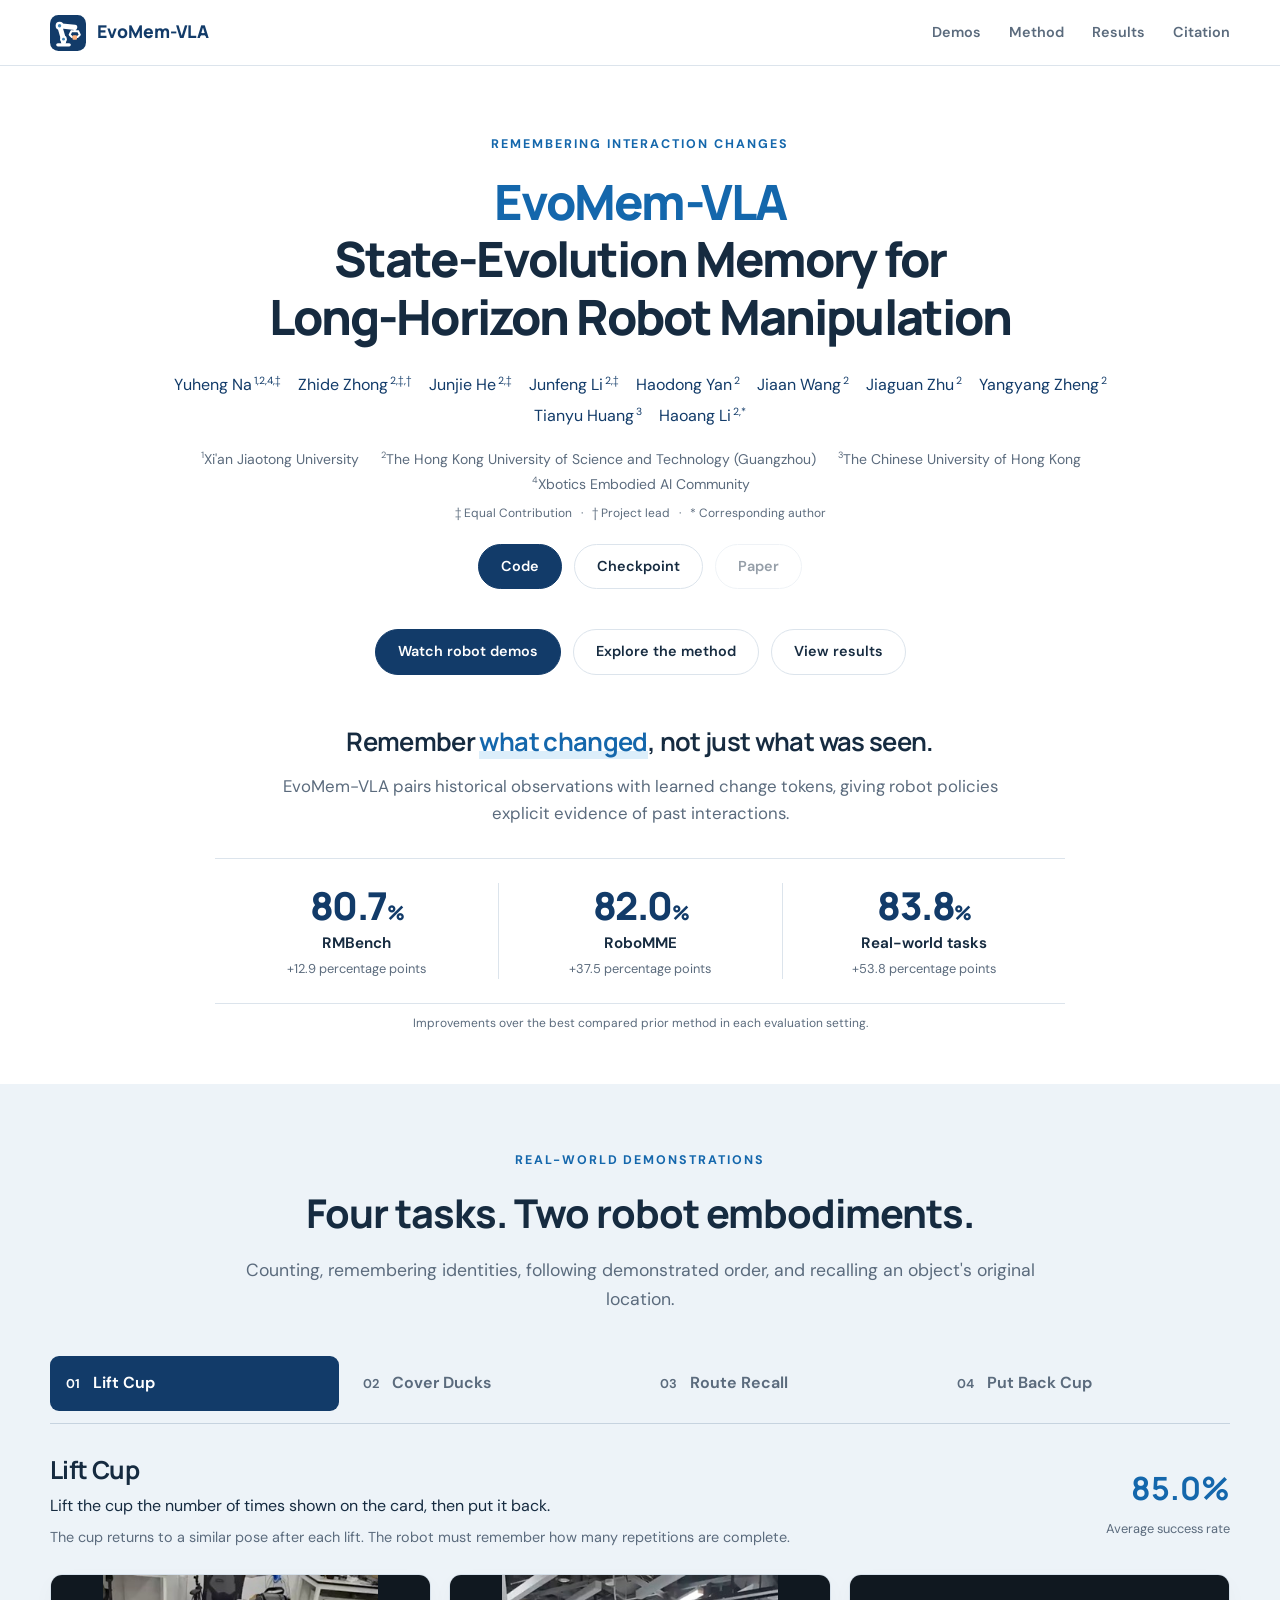
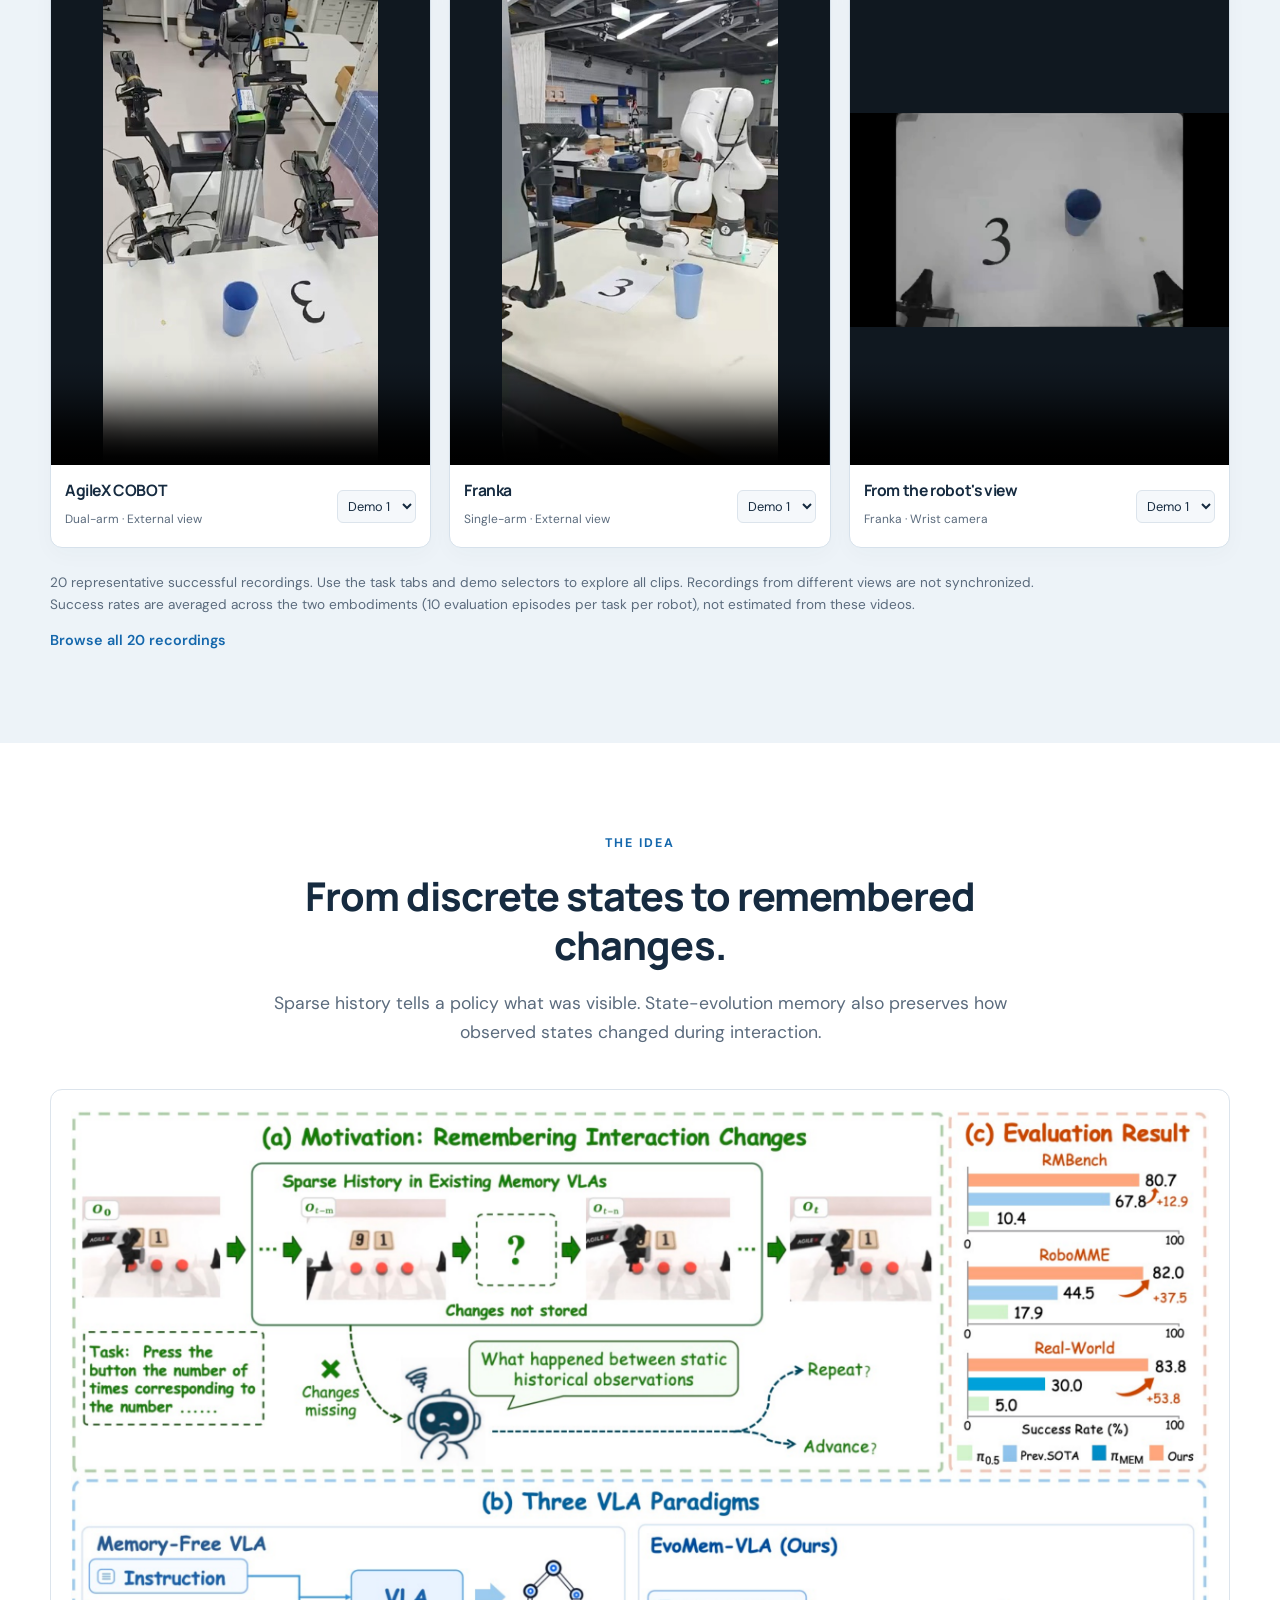
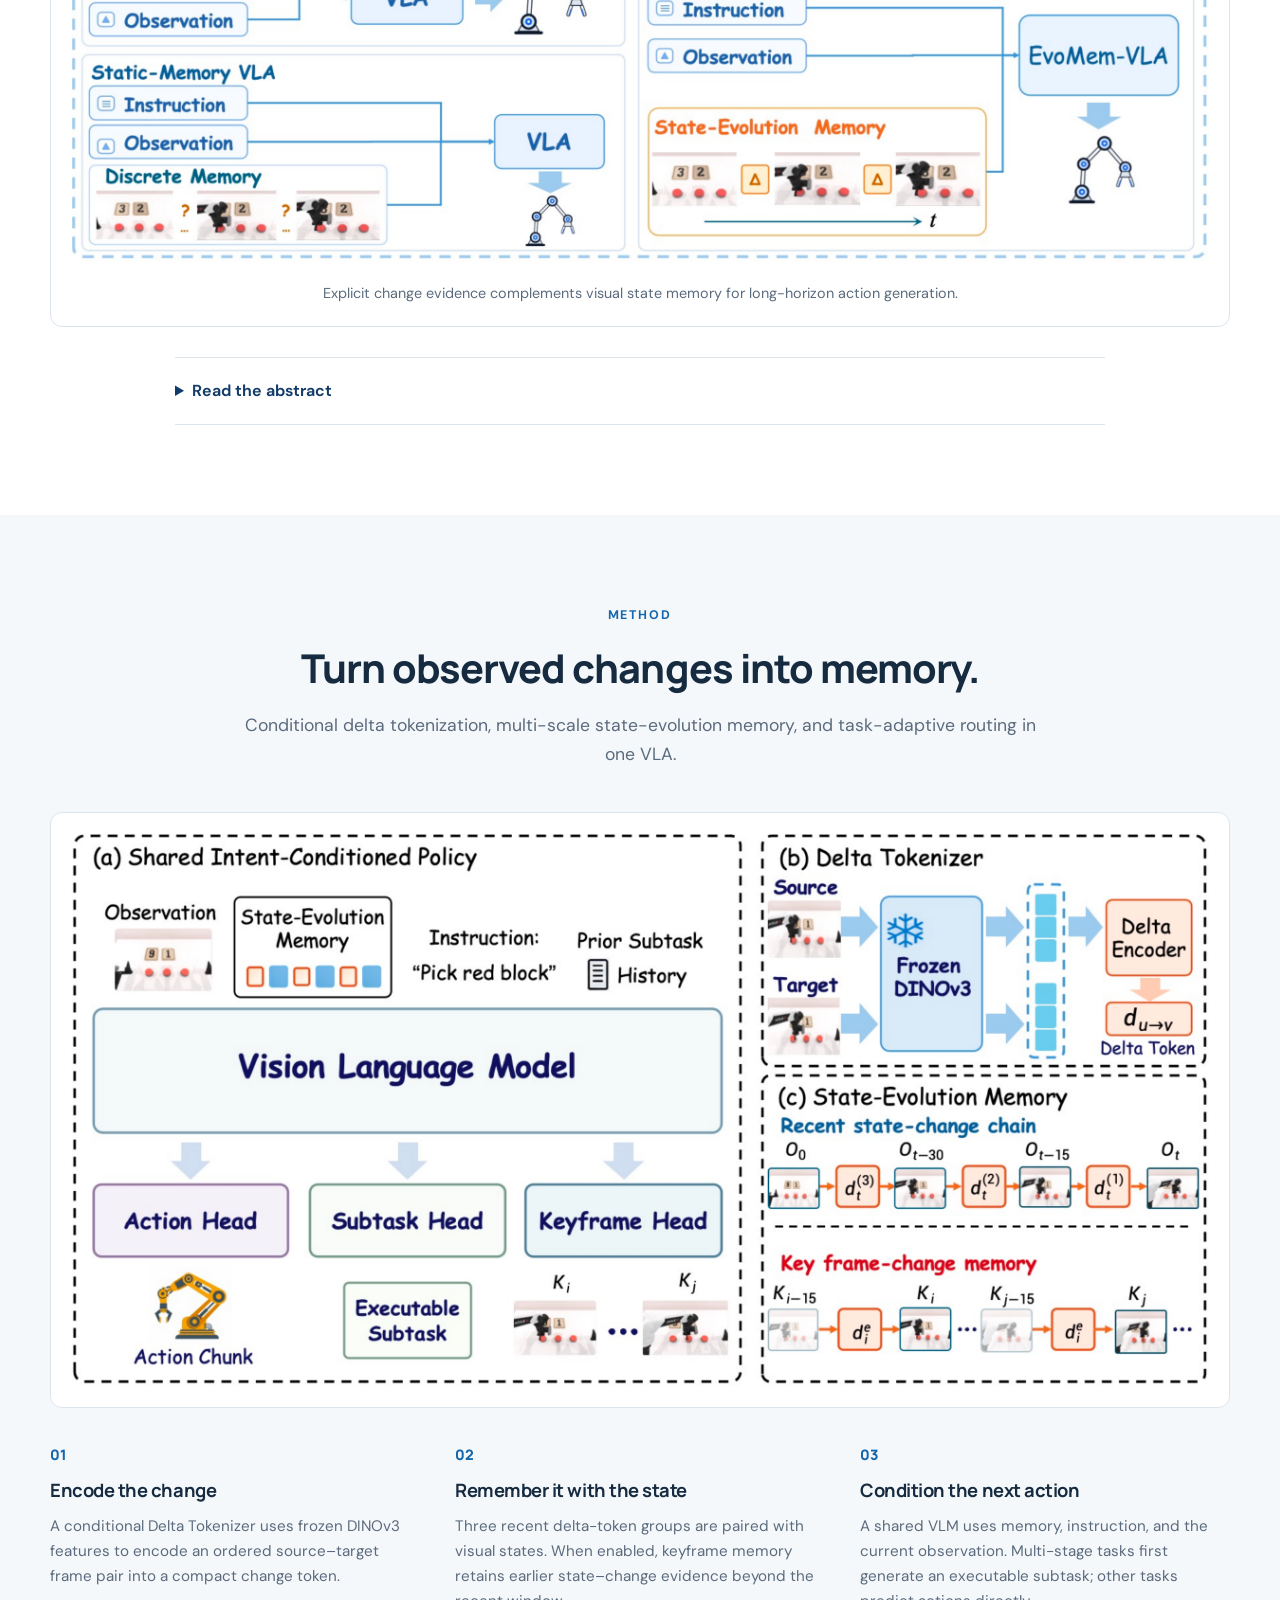
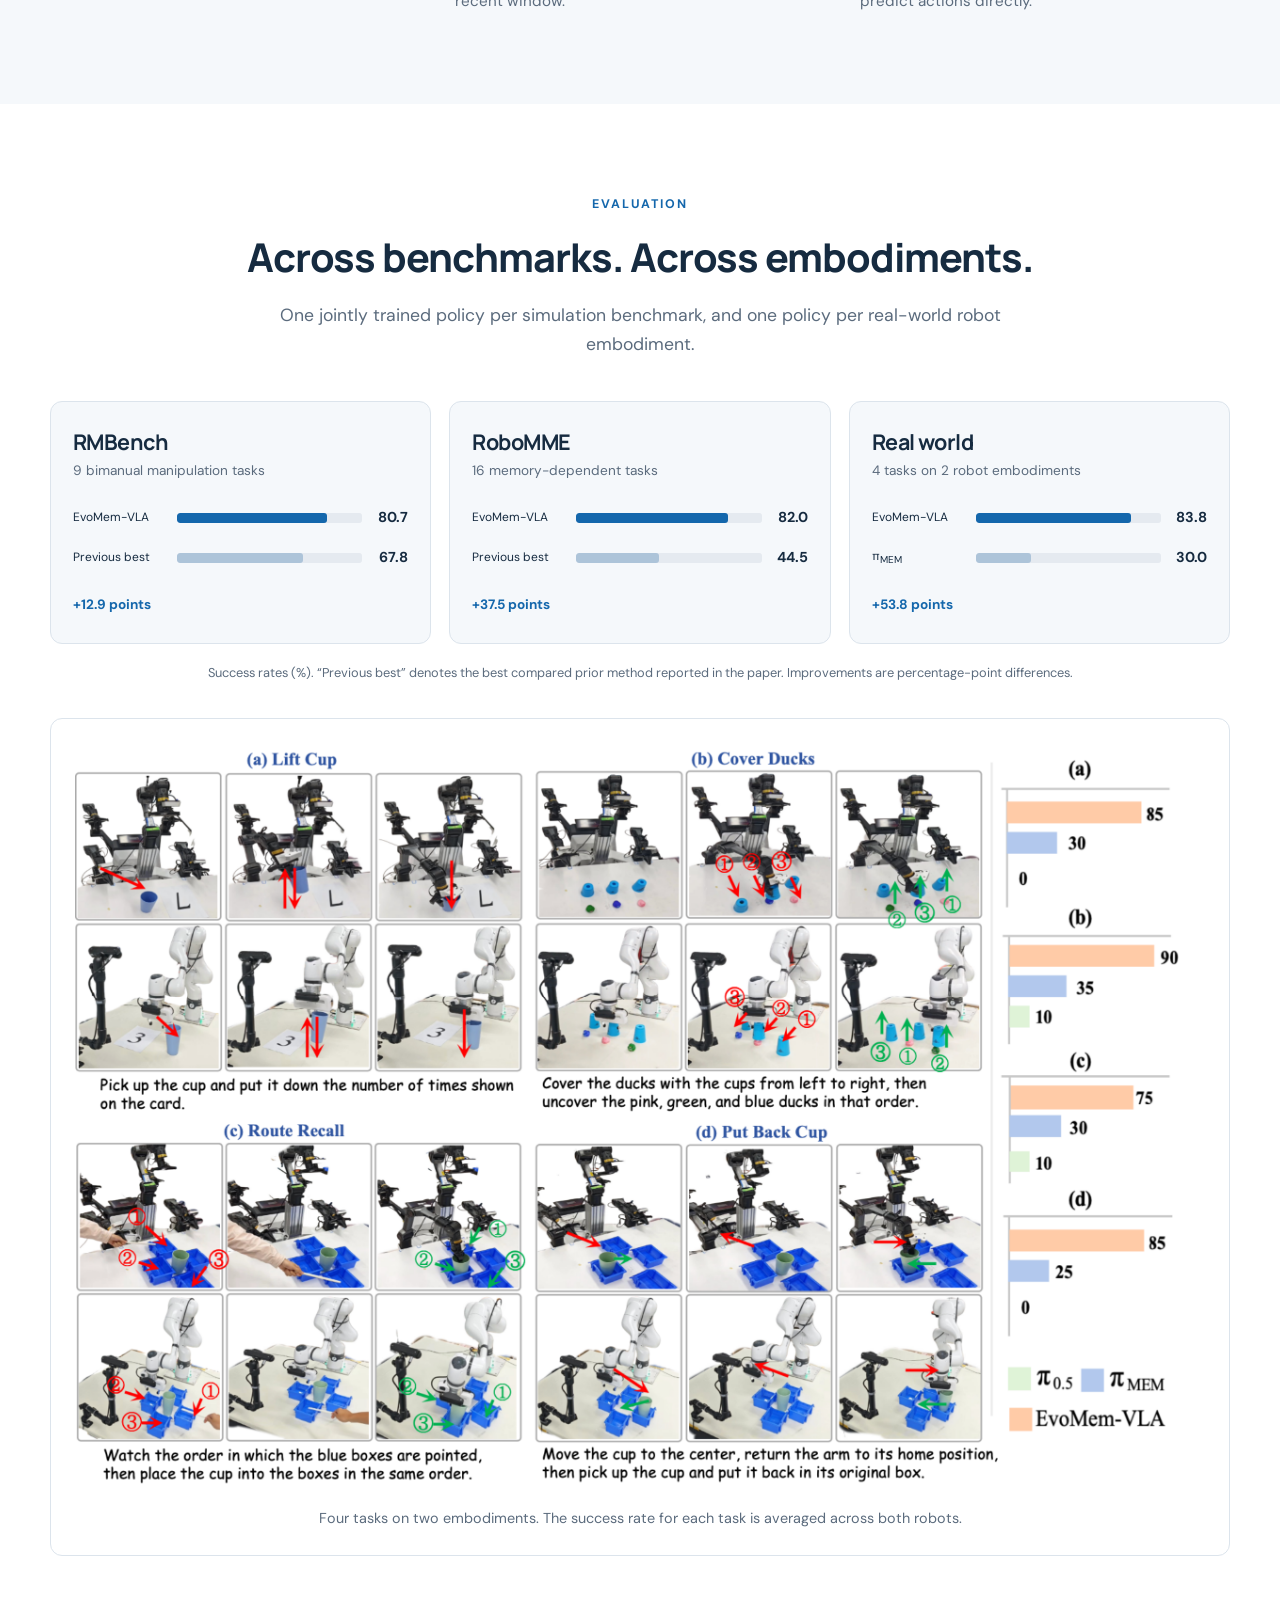
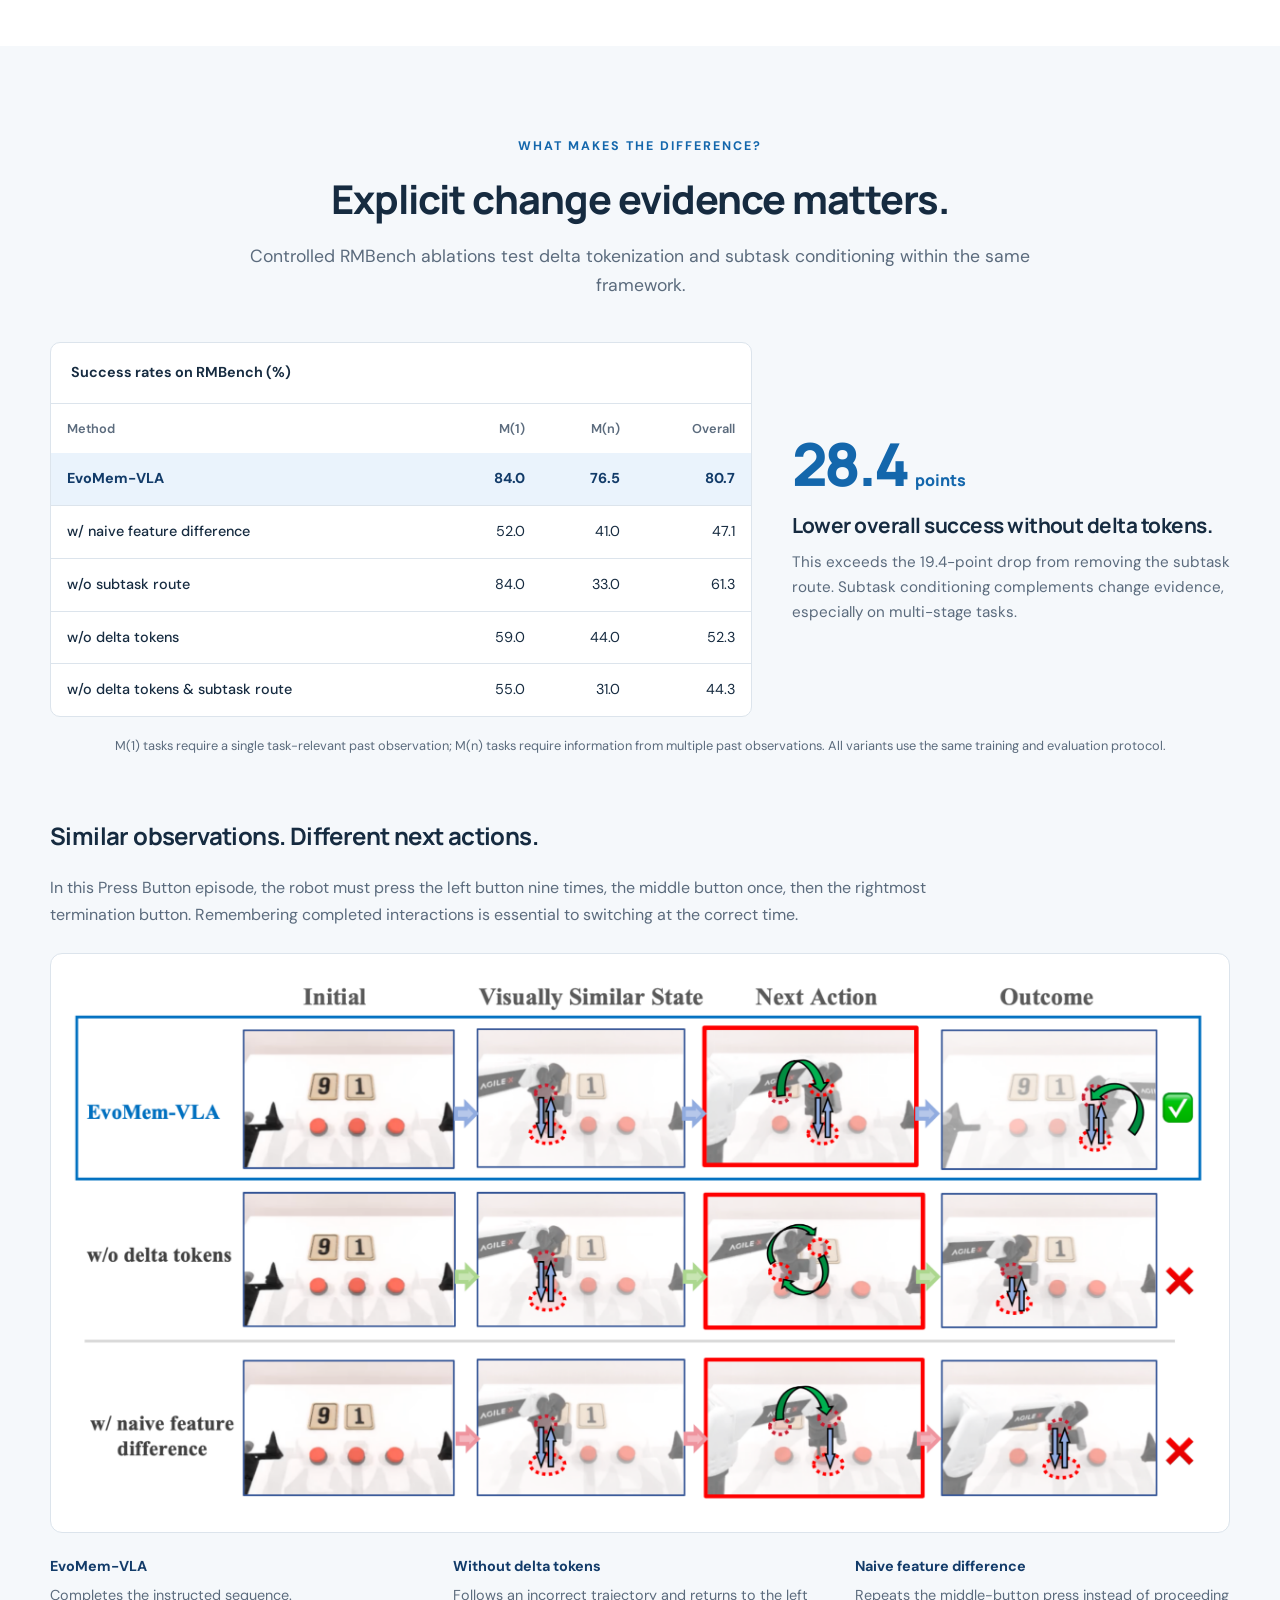
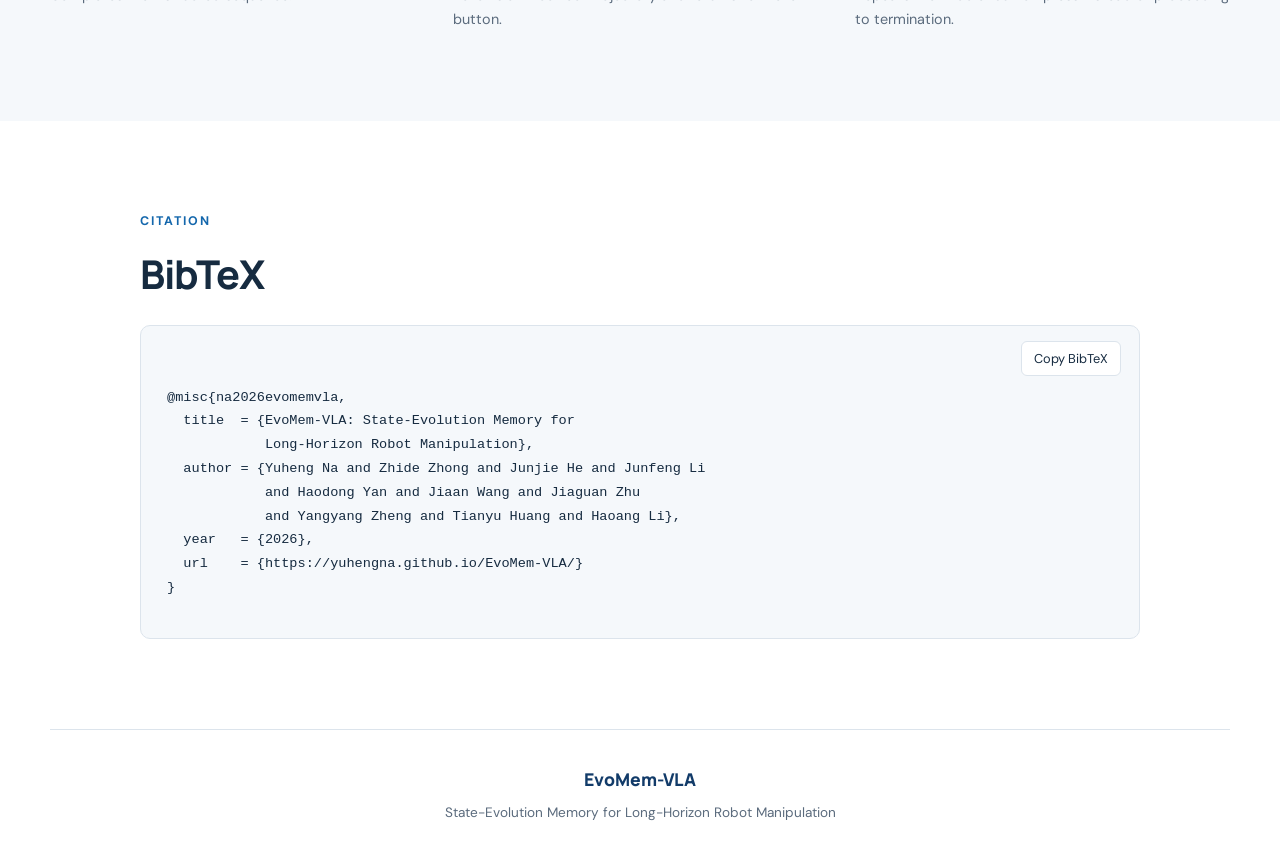
<file: index.html>
<!doctype html>
<html lang="en">
<head>
  <meta charset="utf-8">
  <meta name="viewport" content="width=device-width, initial-scale=1">
  <meta name="description" content="EvoMem-VLA encodes and remembers observed interaction changes for long-horizon robot manipulation. Explore the method, results, and real-world demonstrations.">
  <meta name="theme-color" content="#123b69">
  <title>EvoMem-VLA · State-Evolution Memory for Robot Manipulation</title>
  <link rel="icon" type="image/svg+xml" href="assets/images/logo.svg">
  <link rel="stylesheet" href="styles.css">
  <script defer src="app.js"></script>
</head>
<body>
<a class="skip-link" href="#main">Skip to content</a>
<header class="site-header">
  <nav class="nav wrap" aria-label="Main navigation">
    <a class="wordmark" href="#top"><img class="brand-icon" src="assets/images/logo.svg" width="36" height="36" alt=""> EvoMem-VLA</a>
    <div class="nav-links"><a href="#demos">Demos</a><a href="#method">Method</a><a href="#results">Results</a><a href="#citation">Citation</a></div>
  </nav>
</header>
<main id="main">
  <section class="hero wrap" id="top">
    <p class="eyebrow">Remembering interaction changes</p>
    <h1><span>EvoMem-VLA</span><br>State-Evolution Memory for<br class="desktop-break"> Long-Horizon Robot Manipulation</h1>
    <div class="authors" aria-label="Authors">
      <span>Yuheng Na<sup>1,2,4,‡</sup></span><span>Zhide Zhong<sup>2,‡,†</sup></span><span>Junjie He<sup>2,‡</sup></span><span>Junfeng Li<sup>2,‡</sup></span><span>Haodong Yan<sup>2</sup></span><span>Jiaan Wang<sup>2</sup></span><span>Jiaguan Zhu<sup>2</sup></span><span>Yangyang Zheng<sup>2</sup></span><span>Tianyu Huang<sup>3</sup></span><span>Haoang Li<sup>2,*</sup></span>
    </div>
    <div class="affiliations"><span><sup>1</sup>Xi'an Jiaotong University</span><span><sup>2</sup>The Hong Kong University of Science and Technology (Guangzhou)</span><span><sup>3</sup>The Chinese University of Hong Kong</span><span><sup>4</sup>Xbotics Embodied AI Community</span></div>
    <p class="corresponding">‡ Equal Contribution &nbsp; · &nbsp; † Project lead &nbsp; · &nbsp; * Corresponding author</p>
    <div class="hero-links resource-links" aria-label="Project resources"><a class="button primary" href="https://github.com/YuhengNa/EvoMem-VLA-Code" target="_blank" rel="noopener">Code</a><button class="button" id="checkpoint-button" type="button" aria-controls="release-status">Checkpoint</button><button class="button" type="button" disabled title="The arXiv link will be added later.">Paper</button></div>
    <p id="release-status" class="release-status" role="status" aria-live="polite"></p>
    <div class="hero-links"><a class="button primary" href="#demos">Watch robot demos</a><a class="button" href="#method">Explore the method</a><a class="button" href="#results">View results</a></div>
    <p class="hero-insight">Remember <em>what changed</em>, not just what was seen.</p>
    <p class="hero-description">EvoMem-VLA pairs historical observations with learned change tokens, giving robot policies explicit evidence of past interactions.</p>
    <div class="hero-metrics" aria-label="Overall success rates">
      <div><strong>80.7<span>%</span></strong><span>RMBench</span><small>+12.9 percentage points</small></div>
      <div><strong>82.0<span>%</span></strong><span>RoboMME</span><small>+37.5 percentage points</small></div>
      <div><strong>83.8<span>%</span></strong><span>Real-world tasks</span><small>+53.8 percentage points</small></div>
    </div>
    <p class="metric-note">Improvements over the best compared prior method in each evaluation setting.</p>
  </section>

  <section id="demos" class="section demos-section">
    <div class="wrap">
      <div class="section-heading"><p class="eyebrow">Real-world demonstrations</p><h2>Four tasks. Two robot embodiments.</h2><p>Counting, remembering identities, following demonstrated order, and recalling an object's original location.</p></div>
      <div class="task-tabs" role="tablist" aria-label="Choose a manipulation task">
        <button role="tab" id="tab-lift" aria-controls="demo-panel" aria-selected="true" data-task="lift">01 <span>Lift Cup</span></button>
        <button role="tab" id="tab-ducks" aria-controls="demo-panel" aria-selected="false" tabindex="-1" data-task="ducks">02 <span>Cover Ducks</span></button>
        <button role="tab" id="tab-route" aria-controls="demo-panel" aria-selected="false" tabindex="-1" data-task="route">03 <span>Route Recall</span></button>
        <button role="tab" id="tab-return" aria-controls="demo-panel" aria-selected="false" tabindex="-1" data-task="return">04 <span>Put Back Cup</span></button>
      </div>
      <div id="demo-panel" role="tabpanel" aria-labelledby="tab-lift" tabindex="0">
        <div class="task-description"><div><h3 id="task-title">Lift Cup</h3><p id="task-instruction">Lift the cup the number of times shown on the card, then put it back.</p><p class="memory-note" id="task-memory">The cup returns to a similar pose after each lift. The robot must remember how many repetitions are complete.</p></div><div class="task-result"><strong id="task-sr">85.0%</strong><span>Average success rate</span></div></div>
        <div class="video-grid">
          <article class="video-card"><video id="video-agilex" controls playsinline preload="none" poster="assets/videos/01_lift_cup/agilex_external_demo_01.jpg" src="assets/videos/01_lift_cup/agilex_external_demo_01.mp4" aria-label="Lift Cup on AgileX COBOT, external view"></video><div class="video-meta"><div><h4>AgileX COBOT</h4><span>Dual-arm · External view</span></div><label><span class="sr-only">Choose AgileX demonstration</span><select id="select-agilex"><option value="0">Demo 1</option><option value="1">Demo 2</option></select></label></div></article>
          <article class="video-card"><video id="video-franka" controls playsinline preload="none" poster="assets/videos/01_lift_cup/franka_external_demo_01.jpg" src="assets/videos/01_lift_cup/franka_external_demo_01.mp4" aria-label="Lift Cup on Franka, external view"></video><div class="video-meta"><div><h4>Franka</h4><span>Single-arm · External view</span></div><label><span class="sr-only">Choose Franka demonstration</span><select id="select-franka"><option value="0">Demo 1</option><option value="1">Demo 2</option></select></label></div></article>
          <article class="video-card"><video id="video-wrist" controls playsinline preload="none" poster="assets/videos/01_lift_cup/franka_wrist_demo_01.jpg" src="assets/videos/01_lift_cup/franka_wrist_demo_01.mp4" aria-label="Lift Cup on Franka, wrist-camera view"></video><div class="video-meta"><div><h4>From the robot's view</h4><span id="robot-view-description">Franka · Wrist camera</span></div><label><span class="sr-only">Choose robot-camera demonstration</span><select id="select-wrist"><option value="0">Demo 1</option><option value="1">Demo 2</option></select></label></div></article>
        </div>
      </div>
      <p class="demo-note">20 representative successful recordings. Use the task tabs and demo selectors to explore all clips. Recordings from different views are not synchronized. Success rates are averaged across the two embodiments (10 evaluation episodes per task per robot), not estimated from these videos.</p>
      <noscript><p>Enable JavaScript to switch tasks, or <a href="video-index.html">browse all 20 demo videos</a>.</p></noscript>
      <a class="text-link" href="video-index.html">Browse all 20 recordings</a>
    </div>
  </section>

  <section class="section wrap" id="overview">
    <div class="section-heading"><p class="eyebrow">The idea</p><h2>From discrete states to remembered changes.</h2><p>Sparse history tells a policy what was visible. State-evolution memory also preserves how observed states changed during interaction.</p></div>
    <figure class="paper-figure"><a href="assets/images/overview.png" target="_blank" rel="noopener" aria-label="Open overview figure at full size"><img src="assets/images/overview.png" width="2000" height="1321" loading="lazy" alt="EvoMem-VLA overview: sparse historical observations can leave interaction changes unrecorded; state-evolution memory pairs observed changes with historical states."></a><figcaption>Explicit change evidence complements visual state memory for long-horizon action generation.</figcaption></figure>
    <details class="abstract"><summary>Read the abstract</summary><p id="abstract-text">Most vision-language-action (VLA) models rely on current observations and lose task-relevant evidence once it leaves view, limiting performance on long-horizon, memory-dependent tasks. Existing efforts incorporate compressed historical features or sparse visual keyframes. However, isolated snapshots can leave the policy uncertain about what changed during past interactions and which action should follow. To overcome this limitation, we propose EvoMem-VLA, which constructs state-evolution memory by explicitly encoding and retaining observed changes between historical states. These change representations preserve evidence of interaction outcomes, allowing the policy to track task progress beyond isolated snapshots. Specifically, we introduce conditional delta tokenization to encode ordered frame pairs into directional, source-conditioned delta tokens, each associated with its corresponding state evidence. A shared VLM backbone supports task-adaptive routing: normal long-horizon tasks follow a direct action route, whereas multi-stage tasks use a subtask route that generates an executable subtask as an additional input for action generation. With a single jointly trained policy for each simulation benchmark, EvoMem-VLA achieves success rates of 80.7% on RMBench, 82.0% on RoboMME and 83.8% across four real-world tasks spanning two robot embodiments. These results represent substantial improvements over the previous state of the art in all three evaluation settings.</p></details>
  </section>

  <section class="section soft-section" id="method"><div class="wrap">
    <div class="section-heading"><p class="eyebrow">Method</p><h2>Turn observed changes into memory.</h2><p>Conditional delta tokenization, multi-scale state-evolution memory, and task-adaptive routing in one VLA.</p></div>
    <figure class="paper-figure"><a href="assets/images/architecture.png" target="_blank" rel="noopener" aria-label="Open architecture figure at full size"><img src="assets/images/architecture.png" width="2000" height="974" loading="lazy" alt="Architecture with a shared VLM, action, subtask, and keyframe heads; frozen DINOv3 and a Delta Encoder encode ordered frame pairs; tokens are organized with recent states and keyframes."></a></figure>
    <div class="method-steps">
      <article><span class="step-number">01</span><h3>Encode the change</h3><p>A conditional Delta Tokenizer uses frozen DINOv3 features to encode an ordered source–target frame pair into a compact change token.</p></article>
      <article><span class="step-number">02</span><h3>Remember it with the state</h3><p>Three recent delta-token groups are paired with visual states. When enabled, keyframe memory retains earlier state–change evidence beyond the recent window.</p></article>
      <article><span class="step-number">03</span><h3>Condition the next action</h3><p>A shared VLM uses memory, instruction, and the current observation. Multi-stage tasks first generate an executable subtask; other tasks predict actions directly.</p></article>
    </div>
  </div></section>

  <section class="section wrap" id="results">
    <div class="section-heading"><p class="eyebrow">Evaluation</p><h2>Across benchmarks. Across embodiments.</h2><p>One jointly trained policy per simulation benchmark, and one policy per real-world robot embodiment.</p></div>
    <div class="benchmark-grid">
      <article class="benchmark"><h3>RMBench</h3><p>9 bimanual manipulation tasks</p><div class="bar-row"><span>EvoMem-VLA</span><div class="bar-track"><div class="bar ours" style="--score:80.7%"></div></div><strong>80.7</strong></div><div class="bar-row"><span>Previous best</span><div class="bar-track"><div class="bar prior" style="--score:67.8%"></div></div><strong>67.8</strong></div><span class="gain">+12.9 points</span></article>
      <article class="benchmark"><h3>RoboMME</h3><p>16 memory-dependent tasks</p><div class="bar-row"><span>EvoMem-VLA</span><div class="bar-track"><div class="bar ours" style="--score:82%"></div></div><strong>82.0</strong></div><div class="bar-row"><span>Previous best</span><div class="bar-track"><div class="bar prior" style="--score:44.5%"></div></div><strong>44.5</strong></div><span class="gain">+37.5 points</span></article>
      <article class="benchmark"><h3>Real world</h3><p>4 tasks on 2 robot embodiments</p><div class="bar-row"><span>EvoMem-VLA</span><div class="bar-track"><div class="bar ours" style="--score:83.8%"></div></div><strong>83.8</strong></div><div class="bar-row"><span>π<sub>MEM</sub></span><div class="bar-track"><div class="bar prior" style="--score:30%"></div></div><strong>30.0</strong></div><span class="gain">+53.8 points</span></article>
    </div>
    <p class="chart-note">Success rates (%). “Previous best” denotes the best compared prior method reported in the paper. Improvements are percentage-point differences.</p>
    <figure class="paper-figure results-figure"><a href="assets/images/real-world.png" target="_blank" rel="noopener" aria-label="Open real-world tasks and results figure at full size"><img src="assets/images/real-world.png" width="2000" height="1316" loading="lazy" alt="Lift Cup, Cover Ducks, Route Recall and Put Back Cup on Franka and AgileX COBOT, with per-task success rates 85.0, 90.0, 75.0 and 85.0 percent."></a><figcaption>Four tasks on two embodiments. The success rate for each task is averaged across both robots.</figcaption></figure>
  </section>

  <section class="section soft-section" id="ablations"><div class="wrap">
    <div class="section-heading"><p class="eyebrow">What makes the difference?</p><h2>Explicit change evidence matters.</h2><p>Controlled RMBench ablations test delta tokenization and subtask conditioning within the same framework.</p></div>
    <div class="ablation-layout"><div class="table-scroll"><table><caption>Success rates on RMBench (%)</caption><thead><tr><th scope="col">Method</th><th scope="col">M(1)</th><th scope="col">M(n)</th><th scope="col">Overall</th></tr></thead><tbody><tr class="full-model"><th scope="row">EvoMem-VLA</th><td>84.0</td><td>76.5</td><td>80.7</td></tr><tr><th scope="row">w/ naive feature difference</th><td>52.0</td><td>41.0</td><td>47.1</td></tr><tr><th scope="row">w/o subtask route</th><td>84.0</td><td>33.0</td><td>61.3</td></tr><tr><th scope="row">w/o delta tokens</th><td>59.0</td><td>44.0</td><td>52.3</td></tr><tr><th scope="row">w/o delta tokens &amp; subtask route</th><td>55.0</td><td>31.0</td><td>44.3</td></tr></tbody></table></div><aside class="ablation-insight"><strong>28.4<span>points</span></strong><h3>Lower overall success without delta tokens.</h3><p>This exceeds the 19.4-point drop from removing the subtask route. Subtask conditioning complements change evidence, especially on multi-stage tasks.</p></aside></div>
    <p class="chart-note">M(1) tasks require a single task-relevant past observation; M(n) tasks require information from multiple past observations. All variants use the same training and evaluation protocol.</p>
    <div class="trajectory-intro"><h3>Similar observations. Different next actions.</h3><p>In this Press Button episode, the robot must press the left button nine times, the middle button once, then the rightmost termination button. Remembering completed interactions is essential to switching at the correct time.</p></div>
    <figure class="paper-figure"><a href="assets/images/trajectories.png" target="_blank" rel="noopener" aria-label="Open trajectory comparison at full size"><img src="assets/images/trajectories.png" width="2000" height="945" loading="lazy" alt="EvoMem-VLA completes the required button sequence; without delta tokens the trajectory returns to the left button, while naive feature differences lead to repeated middle-button presses."></a></figure>
    <div class="trajectory-captions"><p><strong>EvoMem-VLA</strong>Completes the instructed sequence.</p><p><strong>Without delta tokens</strong>Follows an incorrect trajectory and returns to the left button.</p><p><strong>Naive feature difference</strong>Repeats the middle-button press instead of proceeding to termination.</p></div>
  </div></section>

  <section class="section wrap citation-section" id="citation"><div class="section-heading"><p class="eyebrow">Citation</p><h2>BibTeX</h2></div><div class="citation-box"><button id="copy-citation" class="copy-button" type="button">Copy BibTeX</button><pre><code id="bibtex">@misc{na2026evomemvla,
  title  = {EvoMem-VLA: State-Evolution Memory for
            Long-Horizon Robot Manipulation},
  author = {Yuheng Na and Zhide Zhong and Junjie He and Junfeng Li
            and Haodong Yan and Jiaan Wang and Jiaguan Zhu
            and Yangyang Zheng and Tianyu Huang and Haoang Li},
  year   = {2026},
  url    = {https://yuhengna.github.io/EvoMem-VLA/}
}</code></pre><p id="copy-status" role="status" aria-live="polite"></p></div></section>
</main>
<footer class="footer wrap"><a class="wordmark" href="#top">EvoMem-VLA</a><p>State-Evolution Memory for Long-Horizon Robot Manipulation</p></footer>
</body>
</html>
</file>
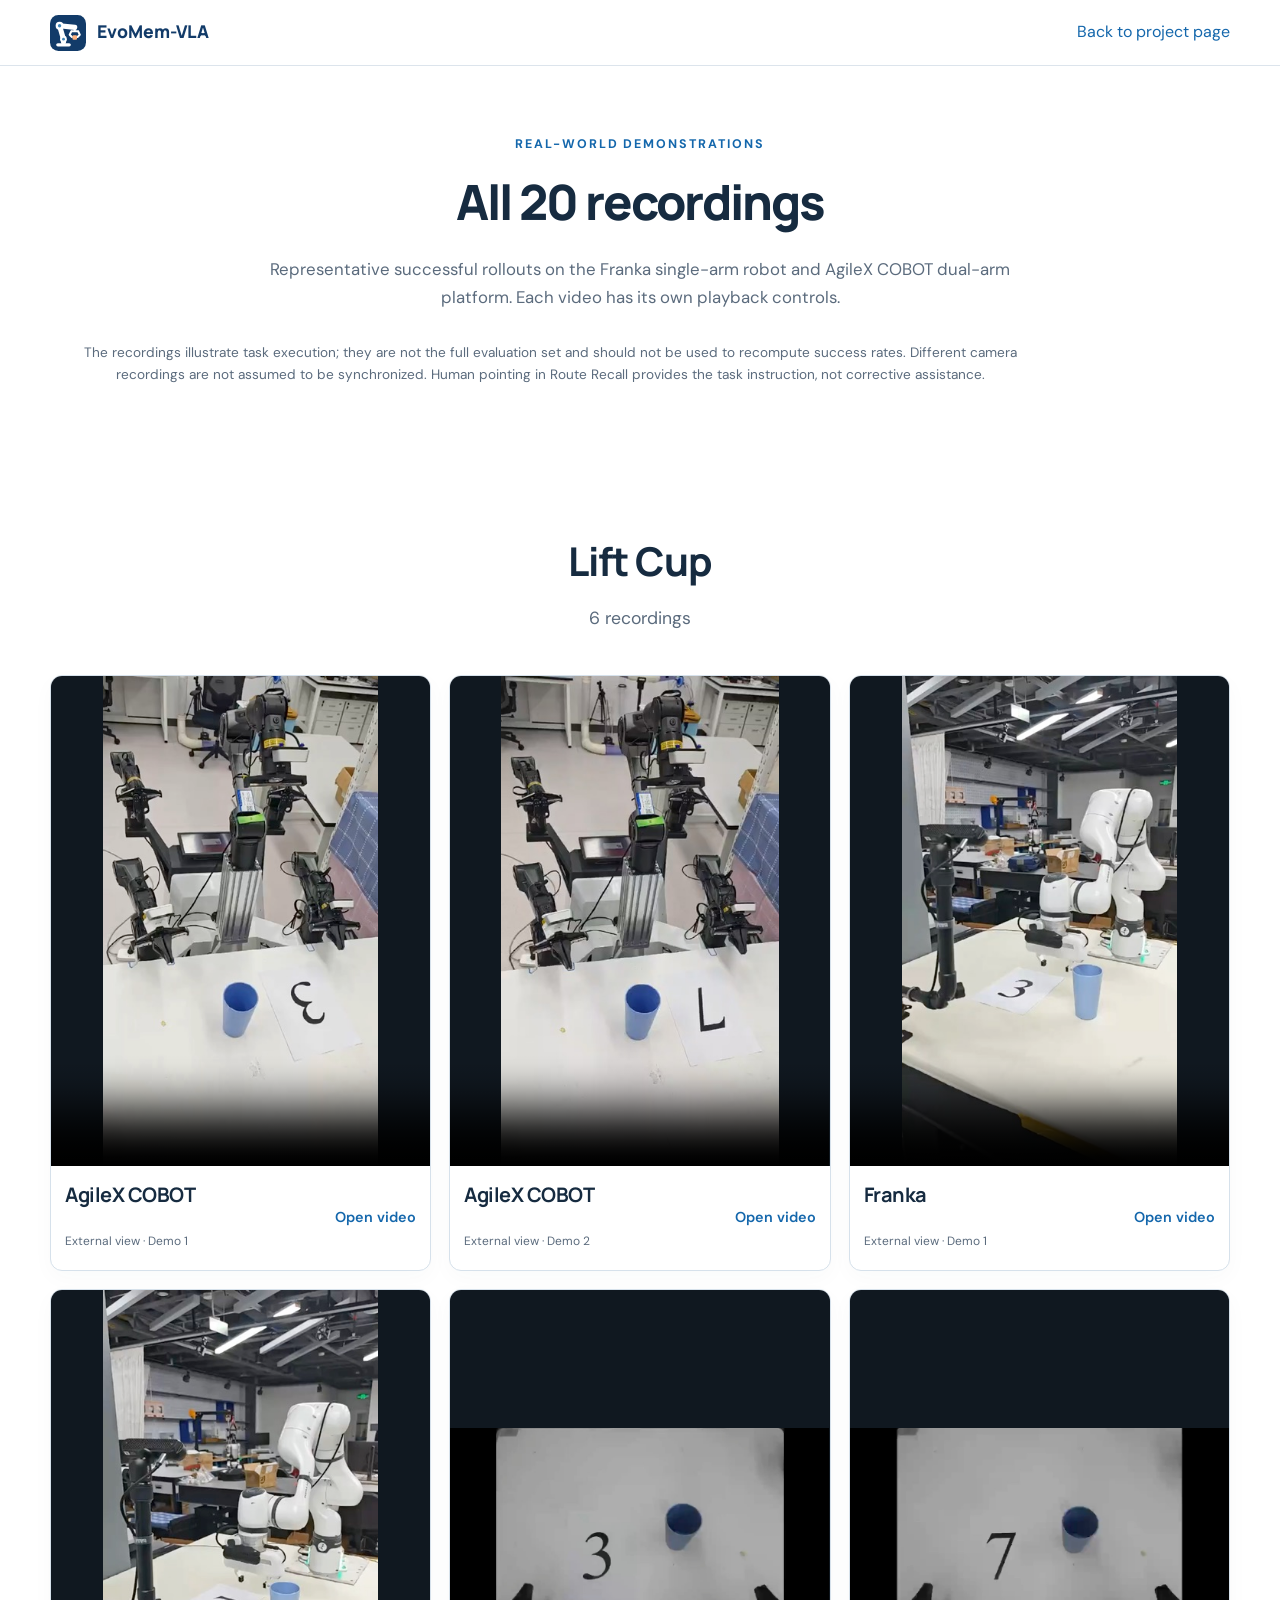
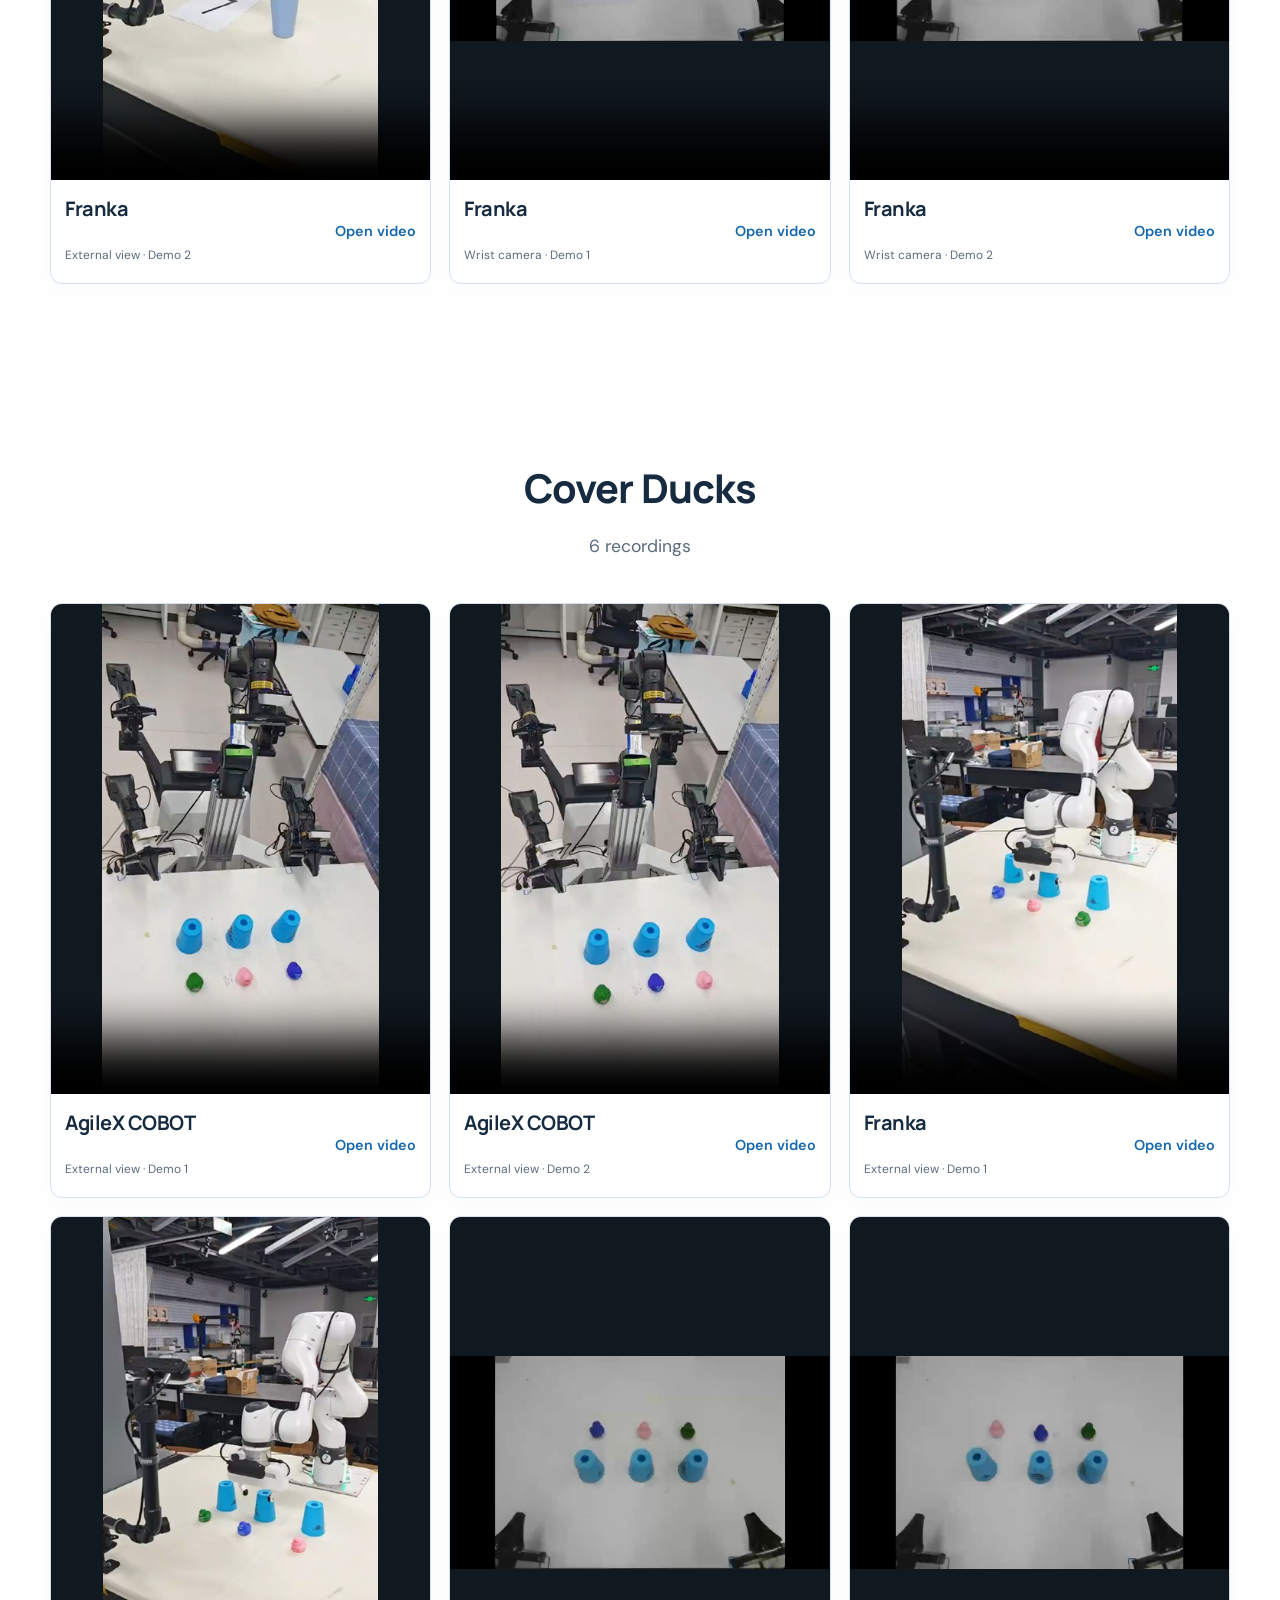
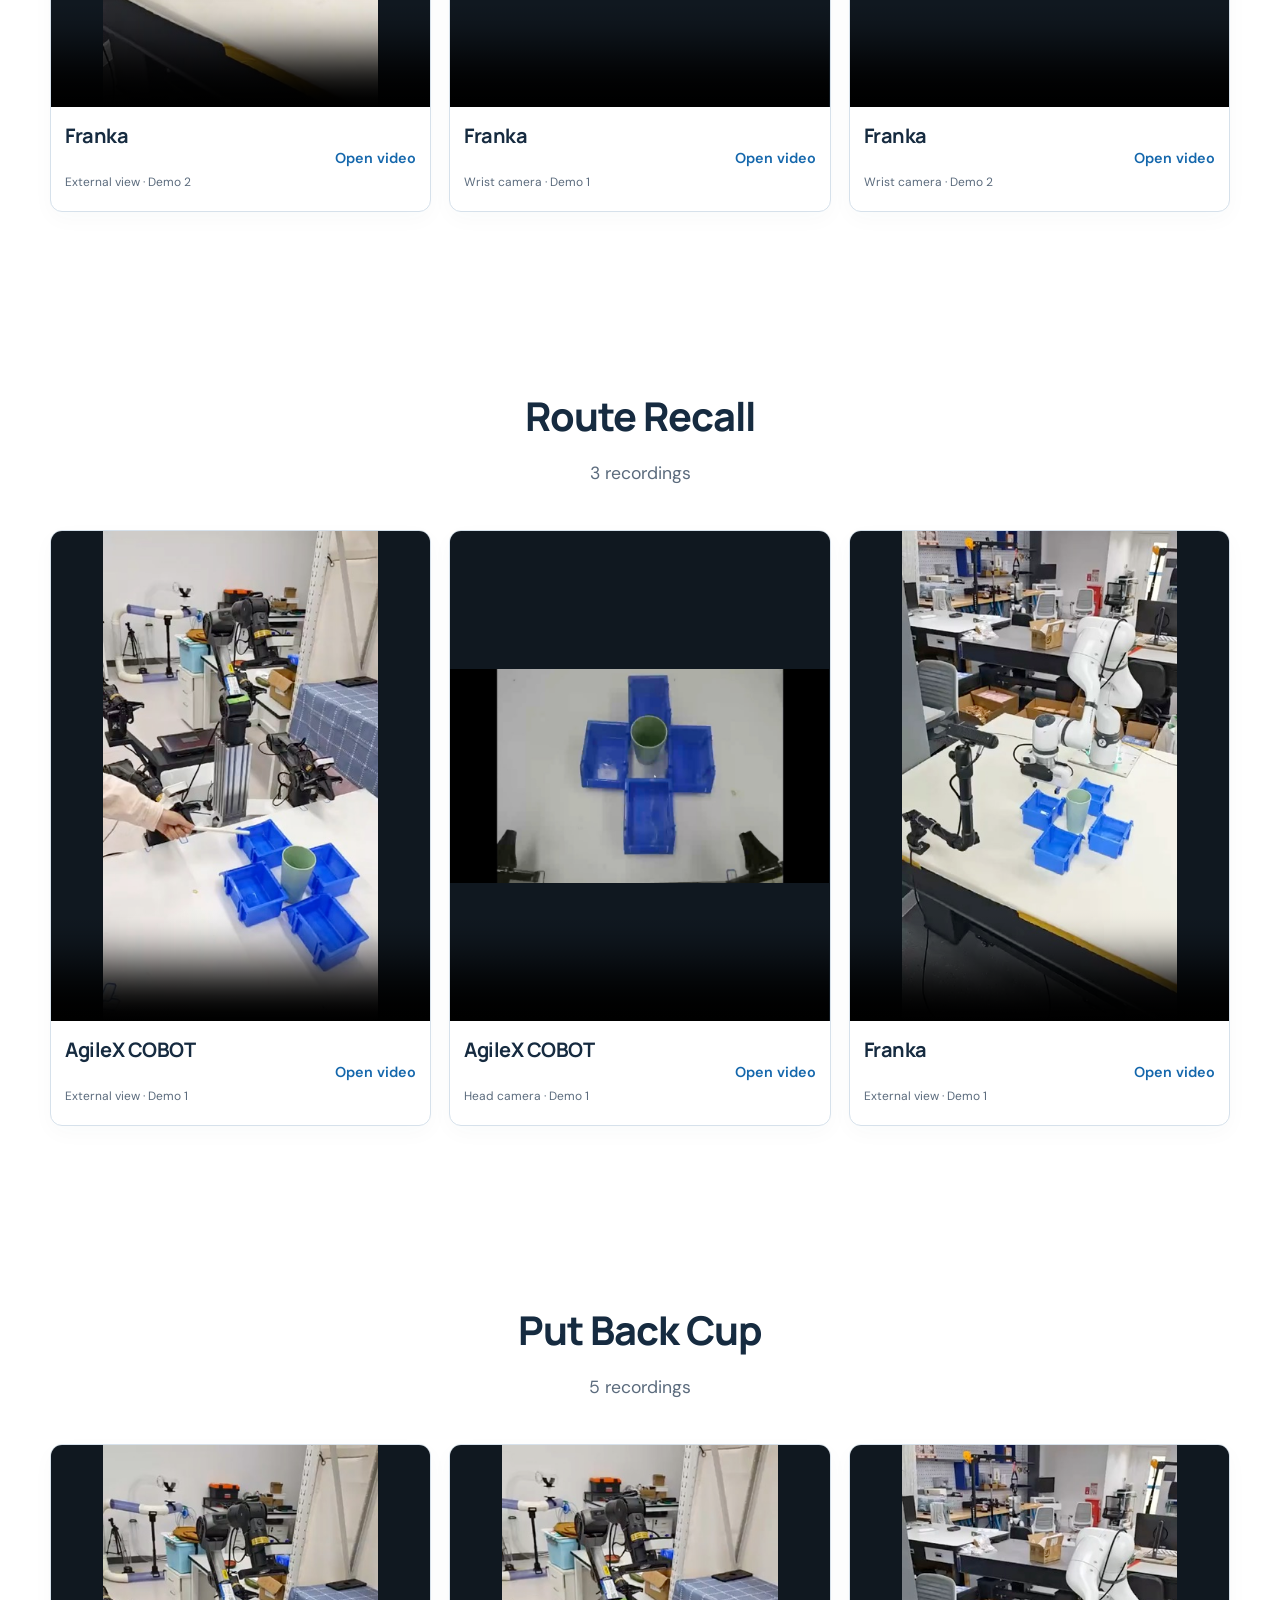
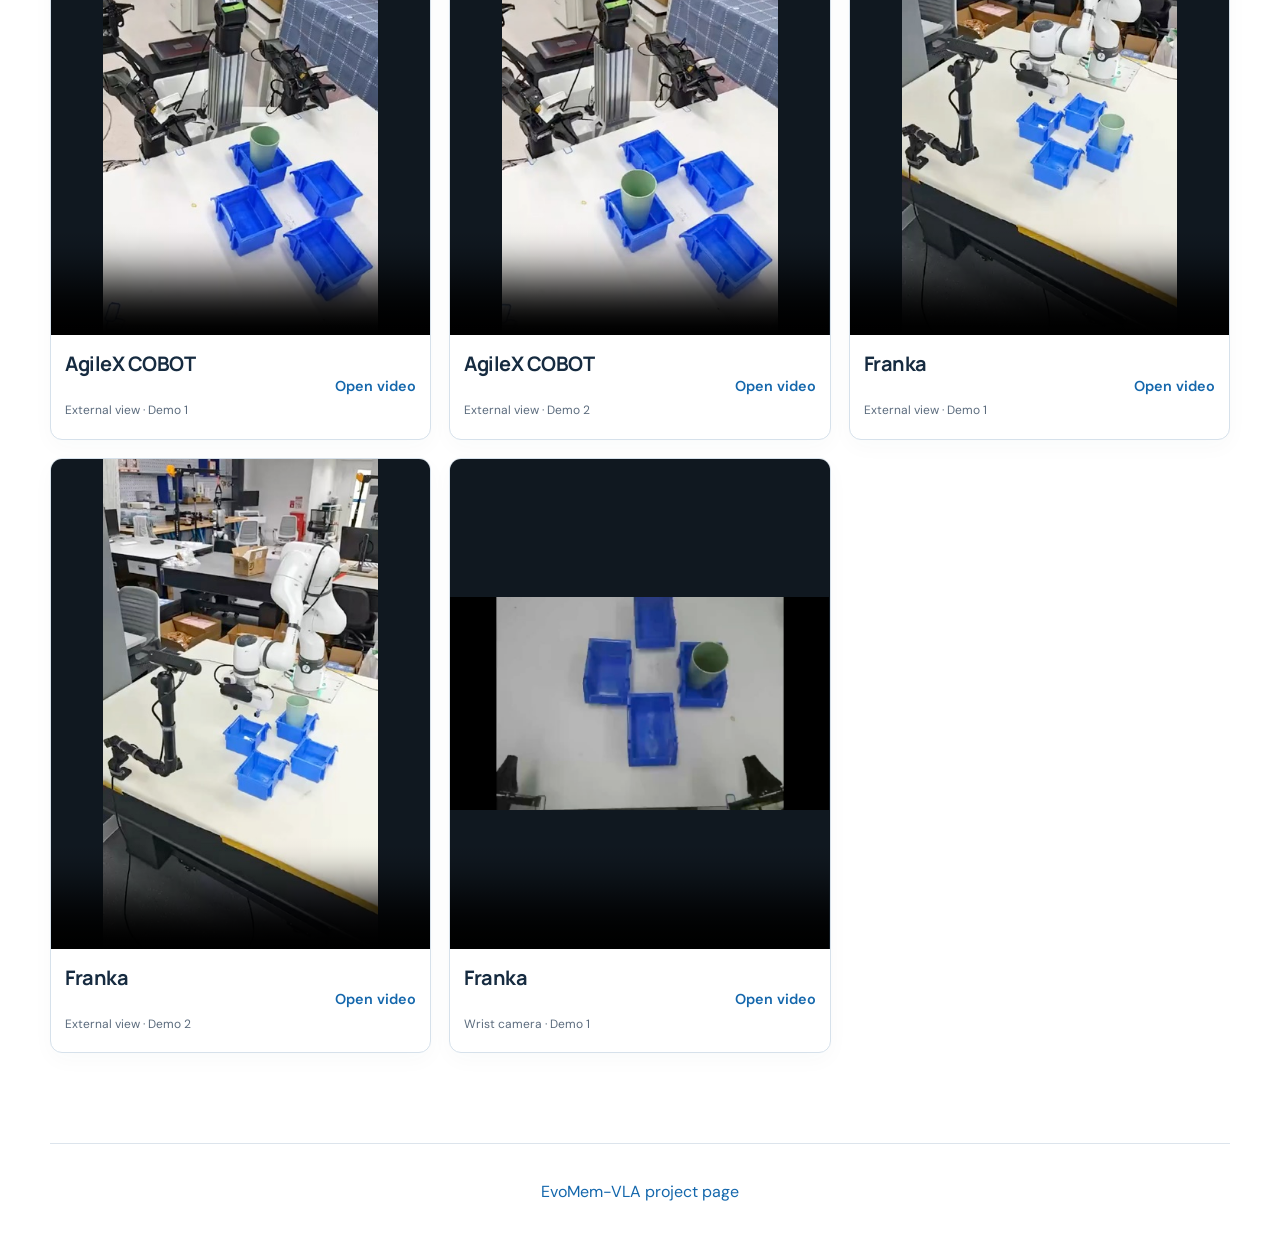
<file: video-index.html>
<!doctype html>
<html lang="en">
<head>
  <meta charset="utf-8">
  <meta name="viewport" content="width=device-width, initial-scale=1">
  <meta name="description" content="EvoMem-VLA encodes and remembers observed interaction changes for long-horizon robot manipulation. Explore the method, results, and real-world demonstrations.">
  <meta name="theme-color" content="#123b69">
  <title>All robot demos · EvoMem-VLA</title>
  <link rel="icon" type="image/svg+xml" href="assets/images/logo.svg">
  <link rel="stylesheet" href="styles.css">

</head>
<body><header class="site-header"><nav class="nav wrap" aria-label="Navigation"><a class="wordmark" href="index.html"><img class="brand-icon" src="assets/images/logo.svg" width="36" height="36" alt=""> EvoMem-VLA</a><a href="index.html#demos">Back to project page</a></nav></header><main><section class="hero wrap"><p class="eyebrow">Real-world demonstrations</p><h1>All 20 recordings</h1><p class="hero-description">Representative successful rollouts on the Franka single-arm robot and AgileX COBOT dual-arm platform. Each video has its own playback controls.</p><p class="demo-note">The recordings illustrate task execution; they are not the full evaluation set and should not be used to recompute success rates. Different camera recordings are not assumed to be synchronized. Human pointing in Route Recall provides the task instruction, not corrective assistance.</p></section><section class="section wrap" id="01_lift_cup"><div class="section-heading"><h2>Lift Cup</h2><p>6 recordings</p></div><div class="video-grid"><article class="video-card"><video controls playsinline preload="none" poster="assets/videos/01_lift_cup/agilex_external_demo_01.jpg" src="assets/videos/01_lift_cup/agilex_external_demo_01.mp4" aria-label="Lift Cup, AgileX COBOT, External view, demo 01"></video><div class="video-meta"><div><h3>AgileX COBOT</h3><span>External view · Demo 1</span></div><a class="text-link" href="assets/videos/01_lift_cup/agilex_external_demo_01.mp4">Open video</a></div></article>
<article class="video-card"><video controls playsinline preload="none" poster="assets/videos/01_lift_cup/agilex_external_demo_02.jpg" src="assets/videos/01_lift_cup/agilex_external_demo_02.mp4" aria-label="Lift Cup, AgileX COBOT, External view, demo 02"></video><div class="video-meta"><div><h3>AgileX COBOT</h3><span>External view · Demo 2</span></div><a class="text-link" href="assets/videos/01_lift_cup/agilex_external_demo_02.mp4">Open video</a></div></article>
<article class="video-card"><video controls playsinline preload="none" poster="assets/videos/01_lift_cup/franka_external_demo_01.jpg" src="assets/videos/01_lift_cup/franka_external_demo_01.mp4" aria-label="Lift Cup, Franka, External view, demo 01"></video><div class="video-meta"><div><h3>Franka</h3><span>External view · Demo 1</span></div><a class="text-link" href="assets/videos/01_lift_cup/franka_external_demo_01.mp4">Open video</a></div></article>
<article class="video-card"><video controls playsinline preload="none" poster="assets/videos/01_lift_cup/franka_external_demo_02.jpg" src="assets/videos/01_lift_cup/franka_external_demo_02.mp4" aria-label="Lift Cup, Franka, External view, demo 02"></video><div class="video-meta"><div><h3>Franka</h3><span>External view · Demo 2</span></div><a class="text-link" href="assets/videos/01_lift_cup/franka_external_demo_02.mp4">Open video</a></div></article>
<article class="video-card"><video controls playsinline preload="none" poster="assets/videos/01_lift_cup/franka_wrist_demo_01.jpg" src="assets/videos/01_lift_cup/franka_wrist_demo_01.mp4" aria-label="Lift Cup, Franka, Wrist camera, demo 01"></video><div class="video-meta"><div><h3>Franka</h3><span>Wrist camera · Demo 1</span></div><a class="text-link" href="assets/videos/01_lift_cup/franka_wrist_demo_01.mp4">Open video</a></div></article>
<article class="video-card"><video controls playsinline preload="none" poster="assets/videos/01_lift_cup/franka_wrist_demo_02.jpg" src="assets/videos/01_lift_cup/franka_wrist_demo_02.mp4" aria-label="Lift Cup, Franka, Wrist camera, demo 02"></video><div class="video-meta"><div><h3>Franka</h3><span>Wrist camera · Demo 2</span></div><a class="text-link" href="assets/videos/01_lift_cup/franka_wrist_demo_02.mp4">Open video</a></div></article></div></section>
<section class="section wrap" id="02_cover_ducks"><div class="section-heading"><h2>Cover Ducks</h2><p>6 recordings</p></div><div class="video-grid"><article class="video-card"><video controls playsinline preload="none" poster="assets/videos/02_cover_ducks/agilex_external_demo_01.jpg" src="assets/videos/02_cover_ducks/agilex_external_demo_01.mp4" aria-label="Cover Ducks, AgileX COBOT, External view, demo 01"></video><div class="video-meta"><div><h3>AgileX COBOT</h3><span>External view · Demo 1</span></div><a class="text-link" href="assets/videos/02_cover_ducks/agilex_external_demo_01.mp4">Open video</a></div></article>
<article class="video-card"><video controls playsinline preload="none" poster="assets/videos/02_cover_ducks/agilex_external_demo_02.jpg" src="assets/videos/02_cover_ducks/agilex_external_demo_02.mp4" aria-label="Cover Ducks, AgileX COBOT, External view, demo 02"></video><div class="video-meta"><div><h3>AgileX COBOT</h3><span>External view · Demo 2</span></div><a class="text-link" href="assets/videos/02_cover_ducks/agilex_external_demo_02.mp4">Open video</a></div></article>
<article class="video-card"><video controls playsinline preload="none" poster="assets/videos/02_cover_ducks/franka_external_demo_01.jpg" src="assets/videos/02_cover_ducks/franka_external_demo_01.mp4" aria-label="Cover Ducks, Franka, External view, demo 01"></video><div class="video-meta"><div><h3>Franka</h3><span>External view · Demo 1</span></div><a class="text-link" href="assets/videos/02_cover_ducks/franka_external_demo_01.mp4">Open video</a></div></article>
<article class="video-card"><video controls playsinline preload="none" poster="assets/videos/02_cover_ducks/franka_external_demo_02.jpg" src="assets/videos/02_cover_ducks/franka_external_demo_02.mp4" aria-label="Cover Ducks, Franka, External view, demo 02"></video><div class="video-meta"><div><h3>Franka</h3><span>External view · Demo 2</span></div><a class="text-link" href="assets/videos/02_cover_ducks/franka_external_demo_02.mp4">Open video</a></div></article>
<article class="video-card"><video controls playsinline preload="none" poster="assets/videos/02_cover_ducks/franka_wrist_demo_01.jpg" src="assets/videos/02_cover_ducks/franka_wrist_demo_01.mp4" aria-label="Cover Ducks, Franka, Wrist camera, demo 01"></video><div class="video-meta"><div><h3>Franka</h3><span>Wrist camera · Demo 1</span></div><a class="text-link" href="assets/videos/02_cover_ducks/franka_wrist_demo_01.mp4">Open video</a></div></article>
<article class="video-card"><video controls playsinline preload="none" poster="assets/videos/02_cover_ducks/franka_wrist_demo_02.jpg" src="assets/videos/02_cover_ducks/franka_wrist_demo_02.mp4" aria-label="Cover Ducks, Franka, Wrist camera, demo 02"></video><div class="video-meta"><div><h3>Franka</h3><span>Wrist camera · Demo 2</span></div><a class="text-link" href="assets/videos/02_cover_ducks/franka_wrist_demo_02.mp4">Open video</a></div></article></div></section>
<section class="section wrap" id="03_route_recall"><div class="section-heading"><h2>Route Recall</h2><p>3 recordings</p></div><div class="video-grid"><article class="video-card"><video controls playsinline preload="none" poster="assets/videos/03_route_recall/agilex_external_demo.jpg" src="assets/videos/03_route_recall/agilex_external_demo.mp4" aria-label="Route Recall, AgileX COBOT, External view, demo 01"></video><div class="video-meta"><div><h3>AgileX COBOT</h3><span>External view · Demo 1</span></div><a class="text-link" href="assets/videos/03_route_recall/agilex_external_demo.mp4">Open video</a></div></article>
<article class="video-card"><video controls playsinline preload="none" poster="assets/videos/03_route_recall/agilex_head_demo.jpg" src="assets/videos/03_route_recall/agilex_head_demo.mp4" aria-label="Route Recall, AgileX COBOT, Head camera, demo 01"></video><div class="video-meta"><div><h3>AgileX COBOT</h3><span>Head camera · Demo 1</span></div><a class="text-link" href="assets/videos/03_route_recall/agilex_head_demo.mp4">Open video</a></div></article>
<article class="video-card"><video controls playsinline preload="none" poster="assets/videos/03_route_recall/franka_external_demo.jpg" src="assets/videos/03_route_recall/franka_external_demo.mp4" aria-label="Route Recall, Franka, External view, demo 01"></video><div class="video-meta"><div><h3>Franka</h3><span>External view · Demo 1</span></div><a class="text-link" href="assets/videos/03_route_recall/franka_external_demo.mp4">Open video</a></div></article></div></section>
<section class="section wrap" id="04_put_back_cup"><div class="section-heading"><h2>Put Back Cup</h2><p>5 recordings</p></div><div class="video-grid"><article class="video-card"><video controls playsinline preload="none" poster="assets/videos/04_put_back_cup/agilex_external_demo_01.jpg" src="assets/videos/04_put_back_cup/agilex_external_demo_01.mp4" aria-label="Put Back Cup, AgileX COBOT, External view, demo 01"></video><div class="video-meta"><div><h3>AgileX COBOT</h3><span>External view · Demo 1</span></div><a class="text-link" href="assets/videos/04_put_back_cup/agilex_external_demo_01.mp4">Open video</a></div></article>
<article class="video-card"><video controls playsinline preload="none" poster="assets/videos/04_put_back_cup/agilex_external_demo_02.jpg" src="assets/videos/04_put_back_cup/agilex_external_demo_02.mp4" aria-label="Put Back Cup, AgileX COBOT, External view, demo 02"></video><div class="video-meta"><div><h3>AgileX COBOT</h3><span>External view · Demo 2</span></div><a class="text-link" href="assets/videos/04_put_back_cup/agilex_external_demo_02.mp4">Open video</a></div></article>
<article class="video-card"><video controls playsinline preload="none" poster="assets/videos/04_put_back_cup/franka_external_demo_01.jpg" src="assets/videos/04_put_back_cup/franka_external_demo_01.mp4" aria-label="Put Back Cup, Franka, External view, demo 01"></video><div class="video-meta"><div><h3>Franka</h3><span>External view · Demo 1</span></div><a class="text-link" href="assets/videos/04_put_back_cup/franka_external_demo_01.mp4">Open video</a></div></article>
<article class="video-card"><video controls playsinline preload="none" poster="assets/videos/04_put_back_cup/franka_external_demo_02.jpg" src="assets/videos/04_put_back_cup/franka_external_demo_02.mp4" aria-label="Put Back Cup, Franka, External view, demo 02"></video><div class="video-meta"><div><h3>Franka</h3><span>External view · Demo 2</span></div><a class="text-link" href="assets/videos/04_put_back_cup/franka_external_demo_02.mp4">Open video</a></div></article>
<article class="video-card"><video controls playsinline preload="none" poster="assets/videos/04_put_back_cup/franka_wrist_demo.jpg" src="assets/videos/04_put_back_cup/franka_wrist_demo.mp4" aria-label="Put Back Cup, Franka, Wrist camera, demo 01"></video><div class="video-meta"><div><h3>Franka</h3><span>Wrist camera · Demo 1</span></div><a class="text-link" href="assets/videos/04_put_back_cup/franka_wrist_demo.mp4">Open video</a></div></article></div></section></main><footer class="footer wrap"><a href="index.html">EvoMem-VLA project page</a></footer></body></html>
</file>
<file: styles.css>
@import url('https://fonts.googleapis.com/css2?family=DM+Sans:wght@400;450;500;550;600;650;700&family=Manrope:wght@400;500;600;650;700;750;800&display=swap');
.resource-links{margin-top:18px}.release-status{min-height:1.5em;margin:7px 0 12px;color:var(--blue);font-size:.85rem}.button:disabled{opacity:.45;cursor:default}.button:disabled:hover{background:white;border-color:var(--line)}
:root{--ink:#162b40;--muted:#5b6b7d;--blue:#1467ac;--navy:#123b69;--accent:#ee854e;--line:#dce4ec;--soft:#f5f8fb;--white:#fff;font-family:'DM Sans',system-ui,sans-serif;color:var(--ink);font-synthesis:none;scroll-behavior:smooth;scroll-padding-top:90px}
*{box-sizing:border-box}body{margin:0;line-height:1.65;background:#fff}a{color:var(--blue);text-decoration:none}a:hover{text-decoration:underline}button,select{font:inherit}button,a,select{touch-action:manipulation}button{cursor:pointer}img{max-width:100%;height:auto;display:block}figure{margin:0}h1,h2,h3,h4,p{margin-top:0}h1,h2,h3,h4{font-family:'Manrope',system-ui,sans-serif;line-height:1.25;letter-spacing:-.025em}h2{font-size:clamp(1.8rem,3.1vw,2.65rem);font-weight:750;margin-bottom:18px}h3{font-size:1.25rem}sup{font-size:.65em;margin-left:2px}strong{font-weight:700}.wrap{width:min(1180px,calc(100% - 64px));margin-inline:auto}.section{padding:90px 0}.soft-section{background:var(--soft)}.section-heading{max-width:810px;text-align:center;margin:0 auto 42px}.section-heading>p:last-child{font-size:1.1rem;color:var(--muted);margin-bottom:0}.eyebrow{text-transform:uppercase;letter-spacing:.16em;font-weight:700;font-size:.78rem;color:var(--blue);margin:0 0 18px}.site-header{position:sticky;top:0;z-index:10;background:rgba(255,255,255,.96);border-bottom:1px solid var(--line);backdrop-filter:blur(12px)}.nav{display:flex;justify-content:space-between;gap:24px;align-items:center;min-height:65px}.wordmark{font-family:Manrope,sans-serif;font-weight:800;color:var(--navy);font-size:1.1rem;white-space:nowrap}.brand-icon{display:inline-block;width:36px;height:36px;vertical-align:middle;margin-right:7px}.nav-links{display:flex;gap:28px;font-size:.9rem;font-weight:600}.nav-links a{color:var(--muted)}.nav-links a:hover{color:var(--blue)}.hero{text-align:center;padding:68px 0 50px}.hero h1{font-size:clamp(2rem,3.8vw,3.2rem);font-weight:800;line-height:1.19;max-width:1100px;margin:0 auto 26px;letter-spacing:-.04em}.hero h1>span{color:var(--blue)}.authors{max-width:960px;margin:auto;display:flex;flex-wrap:wrap;justify-content:center;gap:4px 17px;font-size:1rem;color:var(--navy)}.authors>span{white-space:nowrap}.affiliations{max-width:950px;margin:18px auto 0;font-size:.875rem;color:var(--muted);display:flex;flex-wrap:wrap;justify-content:center;gap:2px 20px}.corresponding{font-size:.75rem;color:var(--muted);margin:8px 0 20px}.hero-links{display:flex;justify-content:center;gap:12px;flex-wrap:wrap}.button{display:inline-flex;align-items:center;justify-content:center;min-height:43px;padding:10px 22px;border-radius:24px;border:1px solid var(--line);font-weight:600;color:var(--ink);background:white;font-size:.9rem}.button:hover{background:#edf4fa;text-decoration:none;border-color:#b2cde5}.primary{background:var(--navy);color:white;border-color:var(--navy)}.primary:hover{background:var(--blue);color:white}.hero-insight{font-family:Manrope,sans-serif;font-size:clamp(1.25rem,2vw,1.7rem);font-weight:650;margin:46px 0 10px;letter-spacing:-.025em}.hero-insight em{font-style:normal;color:var(--blue);box-shadow:inset 0 -8px #dceefa}.hero-description{max-width:760px;margin:0 auto 30px;color:var(--muted);font-size:1.05rem}.hero-metrics{display:grid;grid-template-columns:repeat(3,1fr);max-width:850px;margin:auto;padding:24px 0;border-block:1px solid var(--line)}.hero-metrics>div{display:flex;flex-direction:column;gap:2px}.hero-metrics>div+div{border-left:1px solid var(--line)}.hero-metrics strong{color:var(--navy);font-family:Manrope,sans-serif;font-size:2.4rem;line-height:1.2;font-weight:800;letter-spacing:-.04em}.hero-metrics strong span{font-size:1.25rem}.hero-metrics>div>span{font-size:.95rem;font-weight:650}.hero-metrics small{font-size:.8rem;color:var(--muted)}.metric-note{font-size:.75rem;color:var(--muted);margin:10px 0 0}.demos-section{background:#edf3f8;padding-top:66px}.task-tabs{display:grid;grid-template-columns:repeat(4,1fr);gap:8px;border-bottom:1px solid #c6d3df;padding-bottom:12px}.task-tabs button{border:1px solid transparent;border-radius:9px;padding:13px 15px;text-align:left;background:transparent;color:var(--muted);font-size:.8rem;font-weight:650;display:flex;align-items:center;gap:13px}.task-tabs button span{font-size:1rem}.task-tabs button:hover{background:#e2ebf4}.task-tabs [aria-selected=true]{background:var(--navy);color:white}.task-tabs [aria-selected=true]:hover{background:var(--navy)}.task-description{display:flex;align-items:center;justify-content:space-between;gap:32px;margin:30px 0 24px}.task-description h3{margin:0 0 8px;font-size:1.55rem}.task-description p{margin:0;max-width:790px}.memory-note{color:var(--muted);font-size:.9rem;margin-top:7px!important}.task-result{text-align:right;min-width:175px}.task-result strong{font-size:2rem;font-family:Manrope,sans-serif;color:var(--blue);display:block}.task-result span{font-size:.8rem;color:var(--muted)}.video-grid{display:grid;grid-template-columns:repeat(3,minmax(0,1fr));gap:18px}.video-card{overflow:hidden;background:#fff;border:1px solid #d6e1eb;border-radius:12px;box-shadow:0 7px 22px #17385707}.video-card video{width:100%;aspect-ratio:4/3;object-fit:contain;background:#101820;display:block}.video-meta{display:flex;justify-content:space-between;gap:10px;align-items:center;padding:16px 14px}.video-meta h4{margin:0 0 4px;font-size:.98rem}.video-meta span{font-size:.75rem;color:var(--muted)}select{max-width:95px;background:#f5f8fb;color:var(--ink);border:1px solid var(--line);border-radius:6px;padding:6px;font-size:.8rem}select:disabled{opacity:.6}.demo-note{font-size:.85rem;color:var(--muted);max-width:1000px;margin:24px 0 10px}.text-link{font-weight:600;font-size:.9rem}.paper-figure{background:white;border:1px solid var(--line);border-radius:12px;padding:20px;overflow:hidden}.paper-figure a{display:block}.paper-figure img{width:100%;border-radius:3px}.paper-figure figcaption{text-align:center;color:var(--muted);font-size:.9rem;margin:20px 8px 0}.abstract{max-width:930px;margin:30px auto 0;border-block:1px solid var(--line)}summary{cursor:pointer;list-style-position:inside;font-weight:650;padding:20px 0;color:var(--navy)}.abstract p{font-size:1rem;color:var(--muted);line-height:1.8;text-align:left;margin-bottom:26px}.method-steps{display:grid;grid-template-columns:repeat(3,1fr);gap:35px;margin-top:35px}.step-number{color:var(--blue);font-family:Manrope,sans-serif;font-size:.9rem;font-weight:800;display:block;margin-bottom:12px}.method-steps h3{font-size:1.15rem;margin-bottom:12px}.method-steps p{color:var(--muted);font-size:.95rem;margin:0}.benchmark-grid{display:grid;grid-template-columns:repeat(3,1fr);gap:18px}.benchmark{padding:26px 22px;background:var(--soft);border:1px solid var(--line);border-radius:12px}.benchmark h3{font-size:1.35rem;margin:0 0 5px}.benchmark>p{font-size:.85rem;color:var(--muted);margin-bottom:24px}.bar-row{display:grid;grid-template-columns:95px 1fr 37px;gap:9px;align-items:center;margin:16px 0;font-size:.75rem}.bar-row>span{white-space:nowrap}.bar-row strong{text-align:right;font-size:.9rem}.bar-track{height:10px;background:#e5eaf0;border-radius:3px;overflow:hidden}.bar{height:100%;width:var(--score);border-radius:3px}.ours{background:var(--blue)}.prior{background:#adc4d9}.gain{font-size:.85rem;font-weight:700;color:var(--blue);display:inline-block;margin-top:8px}.chart-note{font-size:.8rem;color:var(--muted);text-align:center;margin:18px 0 35px}.results-figure{padding:24px}.ablation-layout{display:grid;grid-template-columns:1.6fr 1fr;gap:40px;align-items:center}.table-scroll{overflow-x:auto;border:1px solid var(--line);border-radius:10px;background:white}table{width:100%;border-collapse:collapse;font-size:.9rem;font-variant-numeric:tabular-nums}caption{text-align:left;padding:18px 20px;font-weight:650;border-bottom:1px solid var(--line)}th,td{padding:14px 16px;border-bottom:1px solid var(--line);white-space:nowrap;text-align:right}tr:last-child>*{border-bottom:0}th:first-child{text-align:left}tbody th{font-weight:500}thead th{font-size:.8rem;color:var(--muted);font-weight:600}.full-model{background:#eaf3fc;color:var(--navy)}.full-model>*{font-weight:750}.ablation-insight>strong{font-family:Manrope,sans-serif;font-weight:800;font-size:3.7rem;line-height:1;color:var(--blue);letter-spacing:-.055em}.ablation-insight>strong span{font-size:1rem;margin-left:8px;letter-spacing:0}.ablation-insight h3{font-size:1.3rem;margin:18px 0 12px}.ablation-insight p{font-size:.95rem;color:var(--muted);margin:0}.trajectory-intro{margin:65px 0 25px;max-width:940px}.trajectory-intro h3{font-size:1.5rem}.trajectory-intro p{color:var(--muted);margin:0}.trajectory-captions{display:grid;grid-template-columns:repeat(3,1fr);gap:28px;margin-top:22px}.trajectory-captions p{font-size:.9rem;color:var(--muted);margin:0}.trajectory-captions strong{display:block;color:var(--navy);margin-bottom:5px}.citation-section{max-width:1000px}.citation-section .section-heading{text-align:left;margin-left:0;margin-bottom:25px}.citation-box{position:relative;border:1px solid var(--line);border-radius:10px;background:var(--soft);padding:30px 26px 10px}.citation-box pre{overflow-x:auto;font-size:.85rem;line-height:1.75;margin:30px 0 10px}.copy-button{position:absolute;top:15px;right:18px;background:white;border:1px solid var(--line);border-radius:6px;padding:6px 12px;color:var(--ink);font-size:.8rem}.copy-button:hover{background:#e5edf5}#copy-status{font-size:.8rem;min-height:1.4em;margin:0;color:var(--blue)}.footer{padding:35px 0;border-top:1px solid var(--line);text-align:center}.footer>p{font-size:.85rem;color:var(--muted);margin:8px 0}.footer .footer-note{font-size:.75rem}a:focus-visible,button:focus-visible,summary:focus-visible,select:focus-visible,[tabindex]:focus-visible{outline:3px solid #e87838;outline-offset:4px}.sr-only{position:absolute;width:1px;height:1px;padding:0;margin:-1px;overflow:hidden;clip:rect(0,0,0,0);white-space:nowrap;border:0}.skip-link{position:fixed;top:-80px;left:20px;z-index:99;background:white;border:2px solid var(--blue);padding:10px}.skip-link:focus{top:10px}
.video-card video{aspect-ratio:3/4;max-height:490px}
@media(min-width:1400px){.hero{padding-top:76px}}
@media(max-width:1000px){.wrap{width:calc(100% - 40px)}.video-grid{gap:12px}.video-meta{align-items:flex-start;flex-direction:column}.benchmark-grid{gap:12px}.benchmark{padding:22px 15px}.bar-row{grid-template-columns:88px 1fr 35px;gap:7px}.ablation-layout{grid-template-columns:1fr}.ablation-insight{max-width:700px}.method-steps{gap:22px}.hero{padding-top:50px}}
@media(max-width:700px){.wrap{width:calc(100% - 32px)}.nav{min-height:61px;gap:14px;flex-wrap:wrap;justify-content:center;padding:12px 0}.nav-links{gap:23px;font-size:.8rem}.wordmark{font-size:1rem}.hero{padding:40px 0}.hero h1{font-size:2rem;line-height:1.2}.desktop-break{display:none}.authors{font-size:.875rem;gap:5px 12px}.affiliations{font-size:.8rem;gap:7px 10px}.hero-links{gap:9px}.button{padding:9px 16px;font-size:.8rem}.hero-insight{margin-top:34px;font-size:1.3rem}.hero-description{font-size:1rem}.hero-metrics{padding:19px 0}.hero-metrics strong{font-size:1.8rem}.hero-metrics strong span{font-size:.95rem}.hero-metrics>div>span{font-size:.8rem}.hero-metrics small{font-size:.75rem;max-width:95px;align-self:center}.metric-note{font-size:.75rem}.section{padding:58px 0}.section-heading{margin-bottom:28px}.section-heading>p:last-child{font-size:1rem}.eyebrow{font-size:.75rem;letter-spacing:.11em}.task-tabs{grid-template-columns:1fr 1fr;gap:7px}.task-tabs button{padding:12px 10px;gap:9px}.task-tabs button span{font-size:.9rem}.task-description{gap:16px;align-items:flex-start}.task-description h3{font-size:1.3rem}.task-description p{font-size:.9rem}.task-result{min-width:90px}.task-result strong{font-size:1.4rem}.task-result span{display:block;max-width:100px;font-size:.75rem}.video-grid{grid-template-columns:1fr}.video-meta{flex-direction:row;padding:16px}.video-meta h4{font-size:1rem}.video-card video{max-height:400px}.paper-figure{padding:8px;border-radius:8px}.paper-figure figcaption{font-size:.8rem;margin:12px 5px 5px}.method-steps{grid-template-columns:1fr;gap:25px}.method-steps article{border-bottom:1px solid var(--line);padding-bottom:20px}.method-steps article:last-child{border:0}.benchmark-grid{grid-template-columns:1fr}.benchmark{padding:23px}.benchmark>p{margin-bottom:20px}.bar-row{grid-template-columns:100px 1fr 45px;font-size:.8rem}.trajectory-captions{grid-template-columns:1fr;gap:16px}.ablation-layout{gap:28px}th,td{padding:12px;font-size:.8rem}.trajectory-intro{margin-top:45px}.citation-box{padding:25px 16px 10px}.citation-box pre{font-size:.75rem}.footer-note{line-height:1.8}.demo-note{font-size:.8rem}}
@media(prefers-reduced-motion:reduce){:root{scroll-behavior:auto}}
</file>
